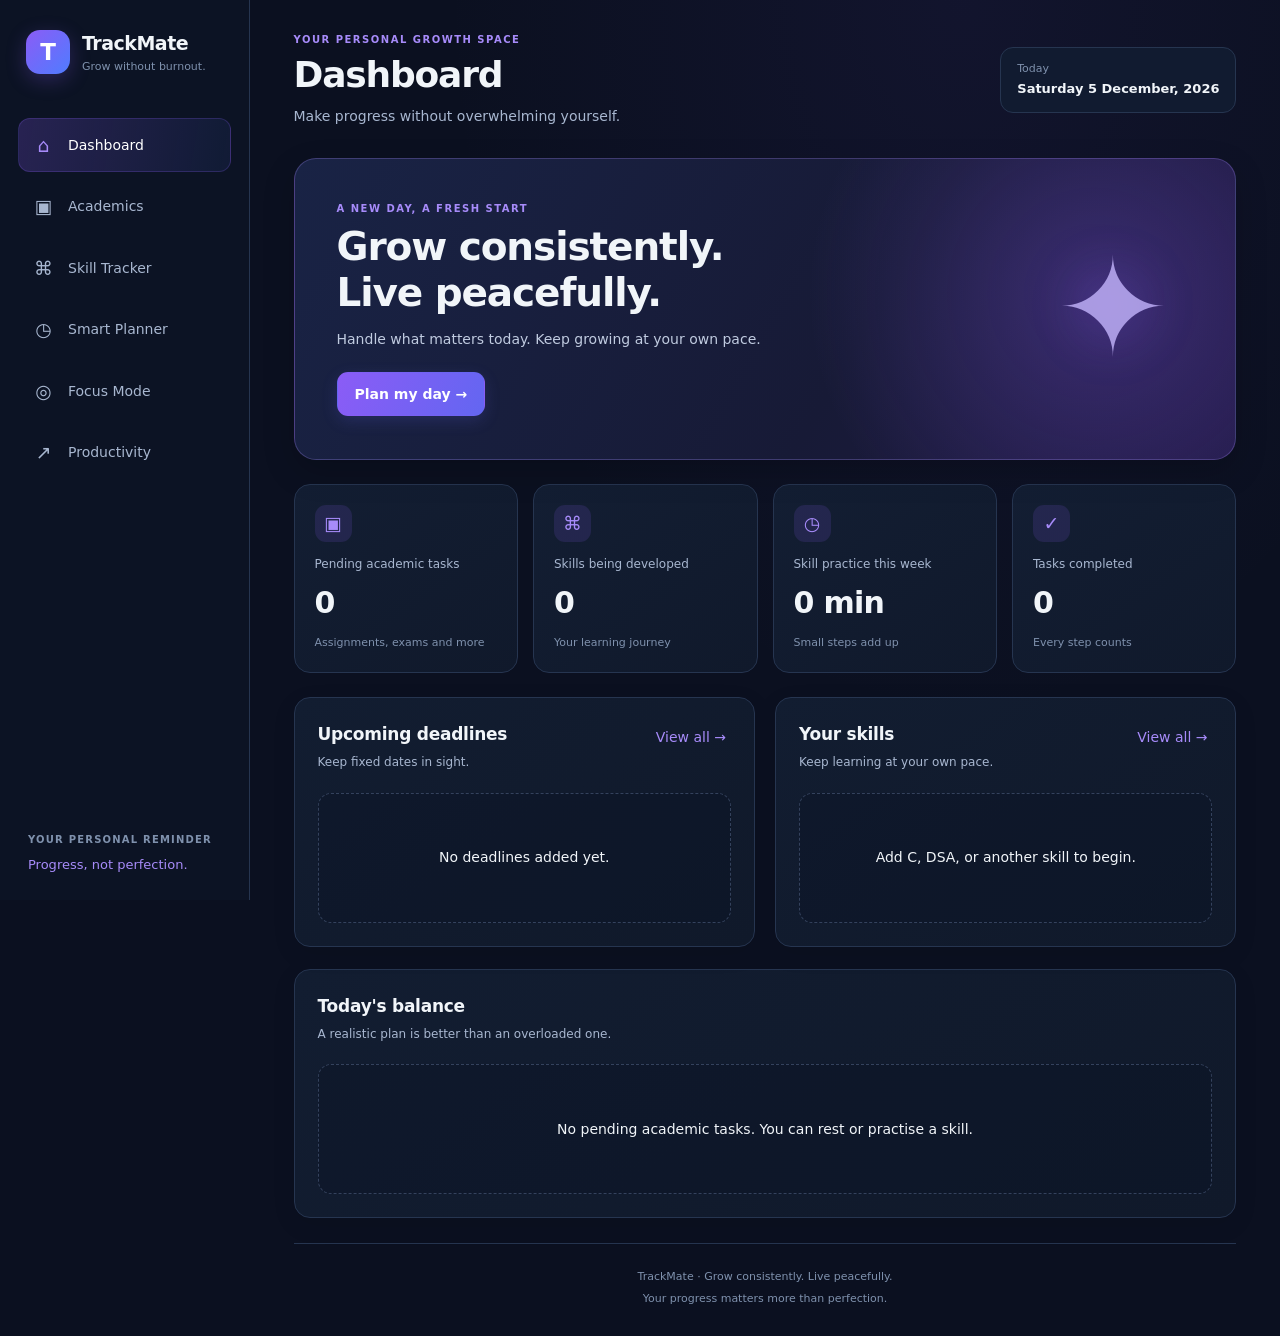
<file: index.html>
<!DOCTYPE html>
<html lang="en">
<head>
    <meta charset="UTF-8">
    <meta name="viewport" content="width=device-width, initial-scale=1.0">

    <meta name="theme-color" content="#0b1020">
    <meta name="description" content="TrackMate helps students balance academics, skill development, focus and rest.">

    <title>TrackMate | Grow Consistently, Live Peacefully</title>

    <link rel="stylesheet" href="style.css">
    <script src="script.js" defer></script>
</head>

<body>
    <div class="app-container">

        <!-- SIDEBAR -->
        <aside class="sidebar">
            <div class="brand">
                <div class="brand-icon">T</div>
                <div>
                    <h2>TrackMate</h2>
                    <p>Grow without burnout.</p>
                </div>
            </div>

            <nav class="navigation" aria-label="Main navigation">
                <button class="nav-item active" data-section="dashboard">
                    <span>⌂</span> Dashboard
                </button>

                <button class="nav-item" data-section="academics">
                    <span>▣</span> Academics
                </button>

                <button class="nav-item" data-section="skills">
                    <span>⌘</span> Skill Tracker
                </button>

                <button class="nav-item" data-section="planner">
                    <span>◷</span> Smart Planner
                </button>

                <button class="nav-item" data-section="focus">
                    <span>◎</span> Focus Mode
                </button>

                <button class="nav-item" data-section="analytics">
                    <span>↗</span> Productivity
                </button>
            </nav>

            <div class="sidebar-footer">
                <p>YOUR PERSONAL REMINDER</p>
                <p class="sidebar-quote">
                    Progress, not perfection.
                </p>
            </div>
        </aside>

        <!-- MAIN CONTENT -->
        <main class="main-content">

            <header class="topbar">
                <div>
                    <p class="eyebrow">YOUR PERSONAL GROWTH SPACE</p>
                    <h1 id="pageTitle">Dashboard</h1>
                    <p id="pageSubtitle">
                        Make progress without overwhelming yourself.
                    </p>
                </div>

                <div class="today-display">
                    <span>Today</span>
                    <strong id="currentDate">--</strong>
                </div>
            </header>

            <!-- DASHBOARD -->
            <section class="app-section active" id="dashboard">
                <div class="welcome-card">
                    <div>
                        <p class="eyebrow">A NEW DAY, A FRESH START</p>
                        <h2>Grow consistently.<br>Live peacefully.</h2>
                        <p>
                            Handle what matters today. Keep growing at
                            your own pace.
                        </p>
                        <button class="primary-button" data-go="planner">
                            Plan my day →
                        </button>
                    </div>
                    <div class="welcome-decoration" aria-hidden="true">
                        ✦
                    </div>
                </div>

                <div class="stats-grid">
                    <article class="stat-card">
                        <span class="stat-icon">▣</span>
                        <p>Pending academic tasks</p>
                        <h3 id="pendingCount">0</h3>
                        <span>Assignments, exams and more</span>
                    </article>

                    <article class="stat-card">
                        <span class="stat-icon">⌘</span>
                        <p>Skills being developed</p>
                        <h3 id="skillCount">0</h3>
                        <span>Your learning journey</span>
                    </article>

                    <article class="stat-card">
                        <span class="stat-icon">◷</span>
                        <p>Skill practice this week</p>
                        <h3 id="weeklySkillTime">0 min</h3>
                        <span>Small steps add up</span>
                    </article>

                    <article class="stat-card">
                        <span class="stat-icon">✓</span>
                        <p>Tasks completed</p>
                        <h3 id="completedCount">0</h3>
                        <span>Every step counts</span>
                    </article>
                </div>

                <div class="content-grid">
                    <article class="panel">
                        <div class="panel-heading">
                            <div>
                                <h2>Upcoming deadlines</h2>
                                <p>Keep fixed dates in sight.</p>
                            </div>
                            <button class="text-button" data-go="academics">
                                View all →
                            </button>
                        </div>
                        <div id="upcomingDeadlines" class="empty-state">
                            <span>✦</span>
                            <p>No deadlines added yet.</p>
                            <small>Add an assignment or exam to get started.</small>
                        </div>
                    </article>

                    <article class="panel">
                        <div class="panel-heading">
                            <div>
                                <h2>Your skills</h2>
                                <p>Keep learning at your own pace.</p>
                            </div>
                            <button class="text-button" data-go="skills">
                                View all →
                            </button>
                        </div>
                        <div id="dashboardSkills" class="empty-state">
                            <span>⌘</span>
                            <p>Your learning journey starts here.</p>
                            <small>Add C, DSA or any skill you want to learn.</small>
                        </div>
                    </article>
                </div>

                <article class="panel">
                    <div class="panel-heading">
                        <div>
                            <h2>Today's balance</h2>
                            <p>A realistic plan is better than an overloaded one.</p>
                        </div>
                    </div>

                    <div id="dashboardPlan" class="empty-state">
                        <p>Your day doesn't need to be perfect.</p>
                        <small>Tell TrackMate how much time you have.</small>
                        <button class="primary-button" data-go="planner">
                            Build today's plan
                        </button>
                    </div>
                </article>
            </section>

            <!-- ACADEMICS -->
            <section class="app-section" id="academics">
                <div class="section-intro">
                    <h2>Academic Tracker</h2>
                    <p>
                        Deadlines are fixed. Your plan can adapt around them.
                    </p>
                </div>

                <div class="content-grid">
                    <article class="panel">
                        <h2>Add academic work</h2>
                        <p class="panel-description">
                            Record the actual due date and estimated effort.
                        </p>

                        <form id="academicForm" class="app-form">
                            <label for="academicTitle">Task name</label>
                            <input
                                id="academicTitle"
                                name="title"
                                type="text"
                                placeholder="e.g. Physics assignment"
                                maxlength="120"
                                required
                            >

                            <label for="academicType">Type</label>
                            <select id="academicType" name="type" required>
                                <option value="assignment">Assignment</option>
                                <option value="exam">Exam</option>
                                <option value="quiz">Quiz</option>
                                <option value="project">Project</option>
                                <option value="other">Other</option>
                            </select>

                            <label for="academicSubject">Subject</label>
                            <input
                                id="academicSubject"
                                name="subject"
                                type="text"
                                placeholder="e.g. Mathematics"
                                maxlength="100"
                            >

                            <label for="academicDeadline">Fixed deadline</label>
                            <input
                                id="academicDeadline"
                                name="deadline"
                                type="date"
                                required
                            >

                            <label for="academicEffort">
                                Estimated work needed (minutes)
                            </label>
                            <input
                                id="academicEffort"
                                name="effort"
                                type="number"
                                min="5"
                                max="1440"
                                value="60"
                                required
                            >

                            <label for="academicPriority">Priority</label>
                            <select id="academicPriority" name="priority">
                                <option value="high">High</option>
                                <option value="medium" selected>Medium</option>
                                <option value="low">Low</option>
                            </select>

                            <button type="submit" class="primary-button">
                                + Add academic task
                            </button>
                        </form>
                    </article>

                    <article class="panel">
                        <div class="panel-heading">
                            <div>
                                <h2>Your academic schedule</h2>
                                <p>Sorted by urgency and date.</p>
                            </div>
                        </div>
                        <div id="academicTaskList" class="item-list">
                            <p class="empty-message">
                                Your academic tasks will appear here.
                            </p>
                        </div>
                    </article>
                </div>
            </section>

            <!-- SKILL TRACKER -->
            <section class="app-section" id="skills">
                <div class="section-intro">
                    <h2>Skill Growth Tracker</h2>
                    <p>
                        Build valuable skills alongside your academics,
                        one session at a time.
                    </p>
                </div>

                <div class="stats-grid">
                    <article class="stat-card">
                        <p>Active skills</p>
                        <h3 id="totalSkills">0</h3>
                    </article>
                    <article class="stat-card">
                        <p>Total practice time</p>
                        <h3 id="totalSkillTime">0 min</h3>
                    </article>
                    <article class="stat-card">
                        <p>Topics completed</p>
                        <h3 id="topicsCompleted">0</h3>
                    </article>
                    <article class="stat-card">
                        <p>Sessions logged</p>
                        <h3 id="totalSessions">0</h3>
                    </article>
                </div>

                <div class="content-grid">
                    <article class="panel">
                        <h2>Add a skill</h2>
                        <p class="panel-description">
                            Choose what you want to improve.
                        </p>

                        <form id="skillForm" class="app-form">
                            <label for="skillName">Skill name</label>
                            <input
                                id="skillName"
                                name="name"
                                type="text"
                                placeholder="e.g. C Programming"
                                maxlength="100"
                                required
                            >

                            <label for="skillCategory">Category</label>
                            <select id="skillCategory" name="category">
                                <option value="Programming">Programming</option>
                                <option value="DSA">DSA</option>
                                <option value="Web Development">Web Development</option>
                                <option value="Communication">Communication</option>
                                <option value="Academic">Academic</option>
                                <option value="Other">Other</option>
                            </select>

                            <label for="skillGoal">Weekly practice goal (minutes)</label>
                            <input
                                id="skillGoal"
                                name="goal"
                                type="number"
                                min="10"
                                max="10080"
                                value="120"
                                required
                            >

                            <label for="skillTarget">Target topics or milestones</label>
                            <input
                                id="skillTarget"
                                name="skillTarget"
                                type="text"
                                placeholder="e.g. loops, arrays, pointers"
                                maxlength="250"
                            >

                            <button type="submit" class="primary-button">
                                + Add skill
                            </button>
                        </form>
                    </article>

                    <article class="panel">
                        <div class="panel-heading">
                            <div>
                                <h2>Your learning journey</h2>
                                <p>Progress is more than a streak.</p>
                            </div>
                        </div>
                        <div id="skillList" class="item-list">
                            <p class="empty-message">
                                Add your first skill to begin tracking.
                            </p>
                        </div>
                    </article>
                </div>

                <article class="panel">
                    <h2>Log a practice session</h2>
                    <p class="panel-description">
                        Record time spent and what you learned.
                    </p>

                    <form id="sessionForm" class="app-form">
                        <label for="sessionSkill">Skill</label>
                        <select id="sessionSkill" name="skillId" required>
                            <option value="">Add a skill first</option>
                        </select>

                        <label for="sessionDate">Practice date</label>
                        <input
                            id="sessionDate"
                            name="date"
                            type="date"
                            required
                        >

                        <label for="sessionDuration">Duration (minutes)</label>
                        <input
                            id="sessionDuration"
                            name="duration"
                            type="number"
                            min="1"
                            max="1440"
                            value="25"
                            required
                        >

                        <label for="sessionTopic">Topic or activity completed</label>
                        <input
                            id="sessionTopic"
                            name="topic"
                            type="text"
                            placeholder="e.g. Solved 3 array problems"
                            maxlength="250"
                            required
                        >

                        <label for="sessionNotes">Notes (optional)</label>
                        <textarea
                            id="sessionNotes"
                            name="notes"
                            rows="3"
                            maxlength="1000"
                            placeholder="What did you understand or find difficult?"
                        ></textarea>

                        <button type="submit" class="primary-button">
                            Save practice session
                        </button>
                    </form>

                    <div id="sessionHistory" class="item-list">
                        <p class="empty-message">
                            Your practice history will appear here.
                        </p>
                    </div>
                </article>
            </section>

            <!-- SMART PLANNER -->
            <section class="app-section" id="planner">
                <div class="section-intro">
                    <h2>Adaptive Daily Planner</h2>
                    <p>
                        Your schedule should fit your life—not the other way around.
                    </p>
                </div>

                <article class="panel">
                    <form id="plannerForm" class="app-form">
                        <label for="availableMinutes">
                            How much time can you realistically spare today?
                        </label>
                        <select id="availableMinutes" name="availableMinutes">
                            <option value="30">30 minutes</option>
                            <option value="60">1 hour</option>
                            <option value="120" selected>2 hours</option>
                            <option value="180">3 hours</option>
                            <option value="240">4 hours</option>
                            <option value="360">6 hours</option>
                        </select>

                        <label for="energyLevel">How is your energy today?</label>
                        <select id="energyLevel" name="energy">
                            <option value="low">Low — keep it light</option>
                            <option value="medium" selected>
                                Moderate — a balanced day
                            </option>
                            <option value="high">High — I have more capacity</option>
                        </select>

                        <label for="plannerPreference">Today's preference</label>
                        <select id="plannerPreference" name="preference">
                            <option value="balanced">Balance everything</option>
                            <option value="academics">Prioritize academics</option>
                            <option value="skills">Include skill practice if possible</option>
                        </select>

                        <button type="submit" class="primary-button">
                            Generate realistic plan
                        </button>
                    </form>
                </article>

                <article class="panel">
                    <h2>Your suggested plan</h2>
                    <div id="plannerResult" class="empty-state">
                        <p>Your plan will appear here.</p>
                    </div>
                </article>
            </section>

            <!-- FOCUS MODE -->
            <section class="app-section" id="focus">
                <div class="section-intro">
                    <h2>Focus Mode</h2>
                    <p>Work on one thing at a time. Breaks are productive too.</p>
                </div>

                <article class="panel focus-panel">
                    <label for="focusTask">What are you focusing on?</label>
                    <input
                        id="focusTask"
                        type="text"
                        placeholder="e.g. Practice C loops"
                        maxlength="120"
                    >

                    <label for="focusDuration">Session duration</label>
                    <select id="focusDuration">
                        <option value="15">15 minutes</option>
                        <option value="25" selected>25 minutes</option>
                        <option value="45">45 minutes</option>
                        <option value="60">60 minutes</option>
                    </select>

                    <div id="focusTimer" class="focus-timer" role="timer"
                         aria-live="off">
                        25:00
                    </div>

                    <p id="focusStatus" role="status">
                        Ready when you are.
                    </p>

                    <div class="button-row">
                        <button id="startFocus" class="primary-button"
                                type="button">Start</button>
                        <button id="pauseFocus" class="secondary-button"
                                type="button">Pause</button>
                        <button id="resetFocus" class="secondary-button"
                                type="button">Reset</button>
                    </div>
                </article>
            </section>

            <!-- PRODUCTIVITY ANALYTICS -->
            <section class="app-section" id="analytics">
                <div class="section-intro">
                    <h2>Productivity Insights</h2>
                    <p>
                        Understand your habits without judging yourself.
                    </p>
                </div>

                <div class="stats-grid">
                    <article class="stat-card">
                        <p>Tasks completed</p>
                        <h3 id="analyticsCompleted">0</h3>
                    </article>
                    <article class="stat-card">
                        <p>Tasks remaining</p>
                        <h3 id="analyticsPending">0</h3>
                    </article>
                    <article class="stat-card">
                        <p>Skill practice this week</p>
                        <h3 id="analyticsSkillTime">0 min</h3>
                    </article>
                    <article class="stat-card">
                        <p>Focus sessions completed</p>
                        <h3 id="analyticsFocusSessions">0</h3>
                    </article>
                </div>

                <article class="panel">
                    <h2>Academic workload</h2>
                    <div id="workloadAnalysis" class="empty-state">
                        Add academic tasks to see your workload.
                    </div>
                </article>

                <article class="panel">
                    <h2>Skill development summary</h2>
                    <div id="skillAnalysis" class="empty-state">
                        Log practice sessions to see your learning trends.
                    </div>
                </article>
            </section>

            <footer class="app-footer">
                <p>TrackMate · Grow consistently. Live peacefully.</p>
                <p>Your progress matters more than perfection.</p>
            </footer>

        </main>
    </div>
</body>
</html>
</file>
<file: style.css>
/* =========================================
   TRACKMATE — COMPLETE DARK UI
   Grow consistently. Live peacefully.
========================================= */

:root {
    color-scheme: dark;

    --bg: #0b1020;
    --bg-soft: #0f172a;
    --sidebar: #0d1425;
    --panel: #111b30;
    --panel-hover: #17243b;
    --input-bg: #0b1325;

    --border: #263550;
    --border-light: #344563;

    --text: #f1f5f9;
    --text-secondary: #a8b7d0;
    --muted: #7f91ad;

    --primary: #8b5cf6;
    --primary-light: #a78bfa;
    --blue: #60a5fa;
    --green: #34d399;
    --yellow: #fbbf24;
    --red: #fb7185;

    --radius-sm: 10px;
    --radius-md: 16px;
    --radius-lg: 22px;

    --shadow: 0 12px 32px rgba(0, 0, 0, 0.18);
    --transition: 180ms ease;
}

/* RESET */

* {
    box-sizing: border-box;
    margin: 0;
    padding: 0;
}

html {
    scroll-behavior: smooth;
    scroll-padding-top: 24px;
}

body {
    min-height: 100vh;
    background:
        radial-gradient(
            ellipse at 75% 0%,
            rgba(91, 63, 181, 0.09),
            transparent 38%
        ),
        var(--bg);
    color: var(--text);
    font-family:
        Inter, ui-sans-serif, system-ui, -apple-system,
        BlinkMacSystemFont, "Segoe UI", sans-serif;
    font-size: 14px;
    line-height: 1.6;
    -webkit-font-smoothing: antialiased;
}

button,
input,
select,
textarea {
    font: inherit;
}

button {
    color: inherit;
}

button:focus-visible,
input:focus-visible,
select:focus-visible,
textarea:focus-visible {
    outline: 2px solid var(--primary-light);
    outline-offset: 3px;
}

button:disabled {
    cursor: not-allowed;
    opacity: 0.5;
}

a {
    color: var(--primary-light);
    text-decoration: none;
}

::selection {
    color: white;
    background: #7045d8;
}

/* APP LAYOUT */

.app-container {
    display: grid;
    grid-template-columns: 250px minmax(0, 1fr);
    min-height: 100vh;
}

.sidebar {
    position: sticky;
    top: 0;
    display: flex;
    flex-direction: column;
    width: 250px;
    height: 100vh;
    padding: 28px 18px 20px;
    overflow-y: auto;
    background: rgba(13, 20, 37, 0.96);
    border-right: 1px solid var(--border);
}

.brand {
    display: flex;
    align-items: center;
    gap: 12px;
    padding: 0 8px;
    margin-bottom: 42px;
}

.brand-icon {
    display: grid;
    flex-shrink: 0;
    place-items: center;
    width: 44px;
    height: 44px;
    border-radius: 14px;
    color: white;
    font-size: 23px;
    font-weight: 800;
    background: linear-gradient(135deg, #8b5cf6, #4f7cff);
    box-shadow: 0 6px 20px rgba(139, 92, 246, 0.25);
}

.brand h2 {
    font-size: 19px;
    letter-spacing: -0.5px;
}

.brand p {
    color: var(--muted);
    font-size: 11px;
}

.navigation {
    display: flex;
    flex-direction: column;
    gap: 7px;
}

.nav-item {
    display: flex;
    align-items: center;
    gap: 13px;
    width: 100%;
    min-height: 46px;
    padding: 11px 13px;
    border: 1px solid transparent;
    border-radius: 12px;
    background: transparent;
    color: var(--text-secondary);
    text-align: left;
    cursor: pointer;
    transition:
        background var(--transition),
        color var(--transition),
        border-color var(--transition);
}

.nav-item span {
    display: inline-grid;
    place-items: center;
    width: 23px;
    font-size: 19px;
}

.nav-item:hover {
    color: white;
    background: var(--panel-hover);
}

.nav-item.active {
    color: white;
    border-color: rgba(139, 92, 246, 0.22);
    background: linear-gradient(
        100deg,
        rgba(139, 92, 246, 0.22),
        rgba(79, 124, 255, 0.08)
    );
}

.nav-item.active span {
    color: var(--primary-light);
}

.sidebar-footer {
    margin-top: auto;
    padding: 24px 10px 4px;
}

.sidebar-footer p:first-child {
    color: var(--muted);
    font-size: 10px;
    font-weight: 700;
    letter-spacing: 1.2px;
}

.sidebar-quote {
    margin-top: 7px;
    color: var(--primary-light);
    font-size: 13px;
}

/* MAIN AREA */

.main-content {
    width: 100%;
    min-width: 0;
    max-width: 1600px;
    padding: 32px clamp(18px, 3.4vw, 48px) 24px;
    margin: 0 auto;
}

.topbar {
    display: flex;
    align-items: center;
    justify-content: space-between;
    gap: 20px;
    margin-bottom: 30px;
}

.eyebrow {
    margin-bottom: 5px;
    color: var(--primary-light);
    font-size: 10px;
    font-weight: 800;
    letter-spacing: 1.5px;
}

.topbar h1 {
    font-size: clamp(27px, 3vw, 36px);
    font-weight: 750;
    letter-spacing: -1.2px;
    line-height: 1.2;
}

.topbar > div:first-child > p:last-child {
    margin-top: 9px;
    color: var(--text-secondary);
}

.today-display {
    flex-shrink: 0;
    padding: 12px 16px;
    border: 1px solid var(--border);
    border-radius: 13px;
    background: var(--panel);
}

.today-display span,
.today-display strong {
    display: block;
}

.today-display span {
    color: var(--muted);
    font-size: 11px;
}

.today-display strong {
    margin-top: 2px;
    font-size: 13px;
}

/* SECTION NAVIGATION */

.app-section {
    display: none;
    animation: sectionEnter 220ms ease both;
}

.app-section.active {
    display: block;
}

@keyframes sectionEnter {
    from {
        opacity: 0;
        transform: translateY(5px);
    }

    to {
        opacity: 1;
        transform: translateY(0);
    }
}

.section-intro {
    margin-bottom: 23px;
}

.section-intro h2 {
    font-size: 25px;
    letter-spacing: -0.6px;
}

.section-intro p {
    margin-top: 6px;
    color: var(--text-secondary);
}

/* WELCOME CARD */

.welcome-card {
    position: relative;
    display: flex;
    align-items: center;
    justify-content: space-between;
    min-height: 230px;
    padding: clamp(24px, 4vw, 42px);
    margin-bottom: 24px;
    overflow: hidden;
    border: 1px solid rgba(167, 139, 250, 0.28);
    border-radius: var(--radius-lg);
    background:
        radial-gradient(
            circle at 85% 45%,
            rgba(139, 92, 246, 0.28),
            transparent 35%
        ),
        linear-gradient(120deg, #192345, #171a36 60%, #211a46);
    box-shadow: var(--shadow);
}

.welcome-card > div:first-child {
    position: relative;
    z-index: 1;
    max-width: 520px;
}

.welcome-card h2 {
    margin: 7px 0 12px;
    font-size: clamp(27px, 3.5vw, 39px);
    line-height: 1.18;
    letter-spacing: -1.1px;
}

.welcome-card > div > p:not(.eyebrow) {
    max-width: 430px;
    margin-bottom: 22px;
    color: #c0cbe0;
}

.welcome-decoration {
    padding-right: 24px;
    color: rgba(196, 181, 253, 0.8);
    font-size: clamp(75px, 11vw, 135px);
    text-shadow: 0 0 55px rgba(139, 92, 246, 0.3);
}

/* BUTTONS */

.primary-button,
.secondary-button {
    display: inline-flex;
    align-items: center;
    justify-content: center;
    gap: 8px;
    min-height: 43px;
    padding: 10px 17px;
    border: 1px solid transparent;
    border-radius: 11px;
    font-weight: 650;
    cursor: pointer;
    transition:
        transform var(--transition),
        box-shadow var(--transition),
        background var(--transition);
}

.primary-button {
    color: #fff;
    background: linear-gradient(115deg, #8b5cf6, #6366f1);
    box-shadow: 0 5px 16px rgba(99, 102, 241, 0.18);
}

.primary-button:hover {
    transform: translateY(-1px);
    box-shadow: 0 8px 23px rgba(99, 102, 241, 0.3);
}

.secondary-button {
    border-color: var(--border-light);
    background: var(--panel-hover);
    color: var(--text);
}

.secondary-button:hover {
    border-color: var(--primary);
    background: #202c47;
}

.text-button {
    padding: 5px;
    border: 0;
    background: transparent;
    color: var(--primary-light);
    cursor: pointer;
}

.text-button:hover {
    color: white;
}

/* STATS */

.stats-grid {
    display: grid;
    grid-template-columns: repeat(4, minmax(0, 1fr));
    gap: 15px;
    margin-bottom: 24px;
}

.stat-card {
    min-width: 0;
    padding: 20px;
    border: 1px solid var(--border);
    border-radius: var(--radius-md);
    background: linear-gradient(145deg, #131e33, #10192b);
    transition:
        transform var(--transition),
        border-color var(--transition);
}

.stat-card:hover {
    transform: translateY(-2px);
    border-color: var(--border-light);
}

.stat-icon {
    display: inline-grid;
    place-items: center;
    width: 37px;
    height: 37px;
    margin-bottom: 13px;
    border-radius: 11px;
    background: rgba(139, 92, 246, 0.14);
    color: var(--primary-light);
    font-size: 19px;
}

.stat-card > p {
    color: var(--text-secondary);
    font-size: 12px;
}

.stat-card h3 {
    margin: 5px 0 3px;
    font-size: clamp(22px, 2.5vw, 30px);
    letter-spacing: -0.7px;
    overflow-wrap: anywhere;
}

.stat-card > span:last-child {
    color: var(--muted);
    font-size: 11px;
}

/* CONTENT GRID AND PANELS */

.content-grid {
    display: grid;
    grid-template-columns: repeat(2, minmax(0, 1fr));
    gap: 20px;
    margin-bottom: 22px;
}

.panel {
    min-width: 0;
    padding: 23px;
    margin-bottom: 22px;
    border: 1px solid var(--border);
    border-radius: var(--radius-md);
    background: linear-gradient(145deg, #121d31, #10192a);
    box-shadow: 0 7px 24px rgba(0, 0, 0, 0.08);
}

.content-grid .panel {
    margin-bottom: 0;
}

.panel h2 {
    font-size: 17px;
    letter-spacing: -0.25px;
}

.panel-description,
.panel-heading p {
    margin-top: 5px;
    color: var(--text-secondary);
    font-size: 12px;
}

.panel-heading {
    display: flex;
    align-items: flex-start;
    justify-content: space-between;
    gap: 14px;
    margin-bottom: 20px;
}

.panel-heading > * {
    min-width: 0;
}

/* EMPTY STATES */

.empty-state {
    display: flex;
    flex-direction: column;
    align-items: center;
    justify-content: center;
    min-height: 130px;
    padding: 22px 12px;
    border: 1px dashed #34425d;
    border-radius: 13px;
    background: rgba(11, 19, 37, 0.38);
    text-align: center;
}

.empty-state > span {
    margin-bottom: 8px;
    color: var(--primary-light);
    font-size: 27px;
}

.empty-state > p {
    color: var(--text);
}

.empty-state small {
    margin-top: 5px;
    color: var(--muted);
}

.empty-state .primary-button {
    margin-top: 15px;
}

.empty-message {
    padding: 18px 10px;
    color: var(--muted);
    text-align: center;
    font-size: 13px;
}

/* FORMS */

.app-form {
    display: flex;
    flex-direction: column;
    gap: 10px;
    margin-top: 20px;
}

.app-form label,
.focus-panel > label {
    margin-top: 5px;
    color: #d6dfef;
    font-size: 12px;
    font-weight: 600;
}

input:not([type="checkbox"]):not([type="radio"]),
select,
textarea {
    width: 100%;
    min-width: 0;
    min-height: 44px;
    padding: 11px 13px;
    border: 1px solid var(--border-light);
    border-radius: var(--radius-sm);
    outline: none;
    background-color: var(--input-bg);
    color: var(--text);
    transition:
        border-color var(--transition),
        box-shadow var(--transition);
}

input::placeholder,
textarea::placeholder {
    color: #71819d;
    opacity: 1;
}

input:not([type="checkbox"]):not([type="radio"]):hover,
select:hover,
textarea:hover {
    border-color: #506283;
}

input:not([type="checkbox"]):not([type="radio"]):focus,
select:focus,
textarea:focus {
    border-color: var(--primary);
    box-shadow: 0 0 0 3px rgba(139, 92, 246, 0.12);
}

input[type="date"] {
    color-scheme: dark;
    cursor: pointer;
}

input[type="date"]::-webkit-calendar-picker-indicator {
    cursor: pointer;
    opacity: 0.85;
}

select {
    cursor: pointer;
}

select option {
    background: #111b30;
    color: var(--text);
}

textarea {
    resize: vertical;
    min-height: 85px;
}

.app-form > button {
    width: 100%;
    margin-top: 10px;
}

/* SMALL CHECKBOXES AND RADIOS */

input[type="checkbox"],
input[type="radio"] {
    width: 16px;
    height: 16px;
    min-width: 16px;
    min-height: 16px;
    margin: 0 8px 0 0;
    padding: 0;
    accent-color: var(--primary);
    cursor: pointer;
    vertical-align: middle;
}

input[type="checkbox"]:focus-visible,
input[type="radio"]:focus-visible {
    outline: 2px solid var(--primary-light);
    outline-offset: 2px;
}

/* TASKS, SKILLS AND HISTORY ITEMS */

.item-list {
    display: flex;
    flex-direction: column;
    gap: 12px;
    min-width: 0;
    margin-top: 18px;
}

.task-item,
.skill-card,
.history-item,
.deadline-item,
.plan-item {
    min-width: 0;
    padding: 16px;
    border: 1px solid var(--border);
    border-radius: 13px;
    background: rgba(11, 19, 37, 0.55);
    overflow-wrap: anywhere;
}

.task-item:hover,
.skill-card:hover,
.history-item:hover,
.deadline-item:hover {
    border-color: #405273;
}

.task-item h3,
.skill-card h3,
.history-item h3,
.deadline-item h3,
.plan-item h3 {
    font-size: 14px;
    font-weight: 650;
}

.task-item p,
.skill-card p,
.history-item p,
.deadline-item p,
.plan-item p {
    margin-top: 5px;
    color: var(--text-secondary);
    font-size: 12px;
}

.task-item.completed {
    opacity: 0.65;
}

.task-item.completed h3,
.task-item.completed .task-title {
    text-decoration: line-through;
}

.task-label {
    display: flex;
    align-items: flex-start;
    gap: 8px;
}

.task-label input[type="checkbox"] {
    flex-shrink: 0;
    margin-top: 3px;
}

.item-actions,
.button-row {
    display: flex;
    flex-wrap: wrap;
    align-items: center;
    gap: 9px;
    margin-top: 14px;
}

.item-actions button {
    padding: 6px 10px;
    border: 1px solid var(--border-light);
    border-radius: 8px;
    background: var(--panel-hover);
    color: var(--text-secondary);
    font-size: 12px;
    cursor: pointer;
}

.item-actions button:hover {
    color: white;
    border-color: var(--primary);
}

.item-actions .delete-button {
    color: #fda4af;
}

.skill-progress {
    width: 100%;
    height: 7px;
    margin: 13px 0 6px;
    overflow: hidden;
    border-radius: 99px;
    background: #263550;
}

.skill-progress-bar {
    height: 100%;
    border-radius: inherit;
    background: linear-gradient(90deg, #8b5cf6, #60a5fa);
    transition: width 300ms ease;
}

.skill-meta {
    display: flex;
    flex-wrap: wrap;
    justify-content: space-between;
    gap: 6px;
    color: var(--muted);
    font-size: 11px;
}

/* STATUS LABELS */

.badge,
.status-badge {
    display: inline-flex;
    align-items: center;
    width: fit-content;
    max-width: 100%;
    padding: 4px 9px;
    border: 1px solid var(--border);
    border-radius: 99px;
    background: var(--panel-hover);
    color: var(--text-secondary);
    font-size: 10px;
    font-weight: 700;
    overflow-wrap: anywhere;
}

.badge-high,
.status-overdue {
    border-color: rgba(251, 113, 133, 0.3);
    background: rgba(251, 113, 133, 0.1);
    color: #fda4af;
}

.badge-medium,
.status-today {
    border-color: rgba(251, 191, 36, 0.3);
    background: rgba(251, 191, 36, 0.1);
    color: #fcd34d;
}

.badge-low,
.status-complete {
    border-color: rgba(52, 211, 153, 0.25);
    background: rgba(52, 211, 153, 0.1);
    color: #6ee7b7;
}

/* DEADLINE ALERTS */

.deadline-alert {
    padding: 13px 15px;
    margin: 10px 0;
    border: 1px solid rgba(139, 92, 246, 0.35);
    border-radius: 12px;
    background: rgba(139, 92, 246, 0.1);
    color: #ddd2ff;
    font-size: 13px;
}

.deadline-alert.overdue {
    border-color: rgba(251, 113, 133, 0.4);
    background: rgba(251, 113, 133, 0.08);
    color: #fda4af;
}

/* PLANNER */

.plan-item {
    display: flex;
    align-items: flex-start;
    gap: 13px;
    margin-top: 11px;
}

.plan-item-time {
    flex-shrink: 0;
    min-width: 60px;
    color: var(--primary-light);
    font-size: 12px;
    font-weight: 700;
}

.plan-item-content {
    min-width: 0;
    flex: 1;
}

.plan-note {
    padding: 13px;
    margin-top: 15px;
    border-radius: 11px;
    background: rgba(52, 211, 153, 0.07);
    color: #a7f3d0;
    font-size: 12px;
}

/* FOCUS MODE */

.focus-panel {
    max-width: 620px;
    margin-right: auto;
    margin-left: auto;
    padding: clamp(22px, 5vw, 40px);
    text-align: center;
}

.focus-panel > label {
    display: block;
    margin-bottom: 8px;
    text-align: left;
}

.focus-panel > input,
.focus-panel > select {
    margin-bottom: 18px;
    text-align: left;
}

.focus-timer {
    margin: 24px 0 8px;
    color: #c4b5fd;
    font-size: clamp(55px, 10vw, 82px);
    font-weight: 750;
    font-variant-numeric: tabular-nums;
    letter-spacing: -3px;
    line-height: 1.2;
}

#focusStatus {
    min-height: 25px;
    color: var(--text-secondary);
}

.focus-panel .button-row {
    justify-content: center;
}

/* ANALYTICS */

.analysis-row {
    padding: 14px 0;
    border-bottom: 1px solid var(--border);
}

.analysis-row:last-child {
    border-bottom: 0;
}

.analysis-row h3 {
    font-size: 13px;
}

.analysis-row p {
    margin-top: 4px;
    color: var(--text-secondary);
    font-size: 12px;
}

/* FOOTER */

.app-footer {
    padding: 24px 5px 5px;
    margin-top: 25px;
    border-top: 1px solid var(--border);
    text-align: center;
}

.app-footer p {
    color: var(--muted);
    font-size: 11px;
}

.app-footer p + p {
    margin-top: 4px;
}

/* SCROLLBARS */

* {
    scrollbar-width: thin;
    scrollbar-color: #344563 #0b1020;
}

::-webkit-scrollbar {
    width: 8px;
    height: 8px;
}

::-webkit-scrollbar-track {
    background: #0b1020;
}

::-webkit-scrollbar-thumb {
    border: 2px solid #0b1020;
    border-radius: 99px;
    background: #344563;
}

/* TABLETS */

@media (max-width: 1100px) {
    .app-container {
        grid-template-columns: 215px minmax(0, 1fr);
    }

    .sidebar {
        width: 215px;
        padding-right: 13px;
        padding-left: 13px;
    }

    .stats-grid {
        grid-template-columns: repeat(2, minmax(0, 1fr));
    }

    .content-grid {
        gap: 15px;
    }

    .panel {
        padding: 19px;
    }
}

/* MOBILE */

@media (max-width: 760px) {
    .app-container {
        display: flex;
        flex-direction: column;
    }

    .sidebar {
        position: relative;
        top: auto;
        z-index: 5;
        width: 100%;
        height: auto;
        padding: 15px 16px 12px;
        overflow: visible;
        border-right: 0;
        border-bottom: 1px solid var(--border);
    }

    .brand {
        margin-bottom: 15px;
    }

    .brand-icon {
        width: 38px;
        height: 38px;
        border-radius: 12px;
        font-size: 20px;
    }

    .brand h2 {
        font-size: 17px;
    }

    .navigation {
        flex-direction: row;
        gap: 8px;
        padding-bottom: 5px;
        overflow-x: auto;
        scrollbar-width: thin;
    }

    .nav-item {
        flex: 0 0 auto;
        width: auto;
        min-height: 40px;
        padding: 9px 12px;
        font-size: 12px;
        white-space: nowrap;
    }

    .nav-item span {
        width: auto;
        font-size: 16px;
    }

    .sidebar-footer {
        display: none;
    }

    .main-content {
        padding: 23px 16px;
    }

    .topbar {
        align-items: flex-start;
        margin-bottom: 22px;
    }

    .topbar h1 {
        font-size: 28px;
    }

    .today-display {
        padding: 9px 11px;
    }

    .welcome-card {
        min-height: 210px;
        padding: 24px;
    }

    .welcome-decoration {
        padding-right: 0;
        font-size: 68px;
        opacity: 0.65;
    }

    .content-grid {
        grid-template-columns: 1fr;
    }

    .content-grid .panel {
        margin-bottom: 0;
    }

    .stats-grid {
        gap: 11px;
    }

    .stat-card {
        padding: 15px;
    }

    .panel {
        padding: 19px;
    }
}

/* SMALL PHONES */

@media (max-width: 430px) {
    .main-content {
        padding-right: 12px;
        padding-left: 12px;
    }

    .topbar {
        flex-direction: column;
        gap: 12px;
    }

    .today-display {
        align-self: flex-start;
    }

    .welcome-card {
        padding: 21px 18px;
    }

    .welcome-decoration {
        position: absolute;
        right: 6px;
        bottom: 12px;
        font-size: 56px;
        opacity: 0.3;
    }

    .stats-grid {
        gap: 9px;
    }

    .stat-card {
        padding: 13px 11px;
    }

    .stat-card h3 {
        font-size: 23px;
    }

    .stat-card > p {
        font-size: 11px;
    }

    .panel {
        padding: 16px;
    }

    .panel-heading {
        gap: 8px;
    }

    .panel-heading h2 {
        font-size: 15px;
    }

    .plan-item {
        gap: 9px;
        padding: 12px;
    }

    .plan-item-time {
        min-width: 48px;
        font-size: 11px;
    }

    .button-row > button {
        flex: 1;
    }
}

/* REDUCED MOTION ACCESSIBILITY */

@media (prefers-reduced-motion: reduce) {
    *,
    *::before,
    *::after {
        scroll-behavior: auto !important;
        animation-duration: 0.01ms !important;
        animation-iteration-count: 1 !important;
        transition-duration: 0.01ms !important;
    }
}
</file>
<file: trackmate/style.css>
/* =========================================
   TRACKMATE — COMPLETE DARK UI
   Grow consistently. Live peacefully.
========================================= */

:root {
    color-scheme: dark;

    --bg: #0b1020;
    --bg-soft: #0f172a;
    --sidebar: #0d1425;
    --panel: #111b30;
    --panel-hover: #17243b;
    --input-bg: #0b1325;

    --border: #263550;
    --border-light: #344563;

    --text: #f1f5f9;
    --text-secondary: #a8b7d0;
    --muted: #7f91ad;

    --primary: #8b5cf6;
    --primary-light: #a78bfa;
    --blue: #60a5fa;
    --green: #34d399;
    --yellow: #fbbf24;
    --red: #fb7185;

    --radius-sm: 10px;
    --radius-md: 16px;
    --radius-lg: 22px;

    --shadow: 0 12px 32px rgba(0, 0, 0, 0.18);
    --transition: 180ms ease;
}

/* RESET */

* {
    box-sizing: border-box;
    margin: 0;
    padding: 0;
}

html {
    scroll-behavior: smooth;
    scroll-padding-top: 24px;
}

body {
    min-height: 100vh;
    background:
        radial-gradient(
            ellipse at 75% 0%,
            rgba(91, 63, 181, 0.09),
            transparent 38%
        ),
        var(--bg);
    color: var(--text);
    font-family:
        Inter, ui-sans-serif, system-ui, -apple-system,
        BlinkMacSystemFont, "Segoe UI", sans-serif;
    font-size: 14px;
    line-height: 1.6;
    -webkit-font-smoothing: antialiased;
}

button,
input,
select,
textarea {
    font: inherit;
}

button {
    color: inherit;
}

button:focus-visible,
input:focus-visible,
select:focus-visible,
textarea:focus-visible {
    outline: 2px solid var(--primary-light);
    outline-offset: 3px;
}

button:disabled {
    cursor: not-allowed;
    opacity: 0.5;
}

a {
    color: var(--primary-light);
    text-decoration: none;
}

::selection {
    color: white;
    background: #7045d8;
}

/* APP LAYOUT */

.app-container {
    display: grid;
    grid-template-columns: 250px minmax(0, 1fr);
    min-height: 100vh;
}

.sidebar {
    position: sticky;
    top: 0;
    display: flex;
    flex-direction: column;
    width: 250px;
    height: 100vh;
    padding: 28px 18px 20px;
    overflow-y: auto;
    background: rgba(13, 20, 37, 0.96);
    border-right: 1px solid var(--border);
}

.brand {
    display: flex;
    align-items: center;
    gap: 12px;
    padding: 0 8px;
    margin-bottom: 42px;
}

.brand-icon {
    display: grid;
    flex-shrink: 0;
    place-items: center;
    width: 44px;
    height: 44px;
    border-radius: 14px;
    color: white;
    font-size: 23px;
    font-weight: 800;
    background: linear-gradient(135deg, #8b5cf6, #4f7cff);
    box-shadow: 0 6px 20px rgba(139, 92, 246, 0.25);
}

.brand h2 {
    font-size: 19px;
    letter-spacing: -0.5px;
}

.brand p {
    color: var(--muted);
    font-size: 11px;
}

.navigation {
    display: flex;
    flex-direction: column;
    gap: 7px;
}

.nav-item {
    display: flex;
    align-items: center;
    gap: 13px;
    width: 100%;
    min-height: 46px;
    padding: 11px 13px;
    border: 1px solid transparent;
    border-radius: 12px;
    background: transparent;
    color: var(--text-secondary);
    text-align: left;
    cursor: pointer;
    transition:
        background var(--transition),
        color var(--transition),
        border-color var(--transition);
}

.nav-item span {
    display: inline-grid;
    place-items: center;
    width: 23px;
    font-size: 19px;
}

.nav-item:hover {
    color: white;
    background: var(--panel-hover);
}

.nav-item.active {
    color: white;
    border-color: rgba(139, 92, 246, 0.22);
    background: linear-gradient(
        100deg,
        rgba(139, 92, 246, 0.22),
        rgba(79, 124, 255, 0.08)
    );
}

.nav-item.active span {
    color: var(--primary-light);
}

.sidebar-footer {
    margin-top: auto;
    padding: 24px 10px 4px;
}

.sidebar-footer p:first-child {
    color: var(--muted);
    font-size: 10px;
    font-weight: 700;
    letter-spacing: 1.2px;
}

.sidebar-quote {
    margin-top: 7px;
    color: var(--primary-light);
    font-size: 13px;
}

/* MAIN AREA */

.main-content {
    width: 100%;
    min-width: 0;
    max-width: 1600px;
    padding: 32px clamp(18px, 3.4vw, 48px) 24px;
    margin: 0 auto;
}

.topbar {
    display: flex;
    align-items: center;
    justify-content: space-between;
    gap: 20px;
    margin-bottom: 30px;
}

.eyebrow {
    margin-bottom: 5px;
    color: var(--primary-light);
    font-size: 10px;
    font-weight: 800;
    letter-spacing: 1.5px;
}

.topbar h1 {
    font-size: clamp(27px, 3vw, 36px);
    font-weight: 750;
    letter-spacing: -1.2px;
    line-height: 1.2;
}

.topbar > div:first-child > p:last-child {
    margin-top: 9px;
    color: var(--text-secondary);
}

.today-display {
    flex-shrink: 0;
    padding: 12px 16px;
    border: 1px solid var(--border);
    border-radius: 13px;
    background: var(--panel);
}

.today-display span,
.today-display strong {
    display: block;
}

.today-display span {
    color: var(--muted);
    font-size: 11px;
}

.today-display strong {
    margin-top: 2px;
    font-size: 13px;
}

/* SECTION NAVIGATION */

.app-section {
    display: none;
    animation: sectionEnter 220ms ease both;
}

.app-section.active {
    display: block;
}

@keyframes sectionEnter {
    from {
        opacity: 0;
        transform: translateY(5px);
    }

    to {
        opacity: 1;
        transform: translateY(0);
    }
}

.section-intro {
    margin-bottom: 23px;
}

.section-intro h2 {
    font-size: 25px;
    letter-spacing: -0.6px;
}

.section-intro p {
    margin-top: 6px;
    color: var(--text-secondary);
}

/* WELCOME CARD */

.welcome-card {
    position: relative;
    display: flex;
    align-items: center;
    justify-content: space-between;
    min-height: 230px;
    padding: clamp(24px, 4vw, 42px);
    margin-bottom: 24px;
    overflow: hidden;
    border: 1px solid rgba(167, 139, 250, 0.28);
    border-radius: var(--radius-lg);
    background:
        radial-gradient(
            circle at 85% 45%,
            rgba(139, 92, 246, 0.28),
            transparent 35%
        ),
        linear-gradient(120deg, #192345, #171a36 60%, #211a46);
    box-shadow: var(--shadow);
}

.welcome-card > div:first-child {
    position: relative;
    z-index: 1;
    max-width: 520px;
}

.welcome-card h2 {
    margin: 7px 0 12px;
    font-size: clamp(27px, 3.5vw, 39px);
    line-height: 1.18;
    letter-spacing: -1.1px;
}

.welcome-card > div > p:not(.eyebrow) {
    max-width: 430px;
    margin-bottom: 22px;
    color: #c0cbe0;
}

.welcome-decoration {
    padding-right: 24px;
    color: rgba(196, 181, 253, 0.8);
    font-size: clamp(75px, 11vw, 135px);
    text-shadow: 0 0 55px rgba(139, 92, 246, 0.3);
}

/* BUTTONS */

.primary-button,
.secondary-button {
    display: inline-flex;
    align-items: center;
    justify-content: center;
    gap: 8px;
    min-height: 43px;
    padding: 10px 17px;
    border: 1px solid transparent;
    border-radius: 11px;
    font-weight: 650;
    cursor: pointer;
    transition:
        transform var(--transition),
        box-shadow var(--transition),
        background var(--transition);
}

.primary-button {
    color: #fff;
    background: linear-gradient(115deg, #8b5cf6, #6366f1);
    box-shadow: 0 5px 16px rgba(99, 102, 241, 0.18);
}

.primary-button:hover {
    transform: translateY(-1px);
    box-shadow: 0 8px 23px rgba(99, 102, 241, 0.3);
}

.secondary-button {
    border-color: var(--border-light);
    background: var(--panel-hover);
    color: var(--text);
}

.secondary-button:hover {
    border-color: var(--primary);
    background: #202c47;
}

.text-button {
    padding: 5px;
    border: 0;
    background: transparent;
    color: var(--primary-light);
    cursor: pointer;
}

.text-button:hover {
    color: white;
}

/* STATS */

.stats-grid {
    display: grid;
    grid-template-columns: repeat(4, minmax(0, 1fr));
    gap: 15px;
    margin-bottom: 24px;
}

.stat-card {
    min-width: 0;
    padding: 20px;
    border: 1px solid var(--border);
    border-radius: var(--radius-md);
    background: linear-gradient(145deg, #131e33, #10192b);
    transition:
        transform var(--transition),
        border-color var(--transition);
}

.stat-card:hover {
    transform: translateY(-2px);
    border-color: var(--border-light);
}

.stat-icon {
    display: inline-grid;
    place-items: center;
    width: 37px;
    height: 37px;
    margin-bottom: 13px;
    border-radius: 11px;
    background: rgba(139, 92, 246, 0.14);
    color: var(--primary-light);
    font-size: 19px;
}

.stat-card > p {
    color: var(--text-secondary);
    font-size: 12px;
}

.stat-card h3 {
    margin: 5px 0 3px;
    font-size: clamp(22px, 2.5vw, 30px);
    letter-spacing: -0.7px;
    overflow-wrap: anywhere;
}

.stat-card > span:last-child {
    color: var(--muted);
    font-size: 11px;
}

/* CONTENT GRID AND PANELS */

.content-grid {
    display: grid;
    grid-template-columns: repeat(2, minmax(0, 1fr));
    gap: 20px;
    margin-bottom: 22px;
}

.panel {
    min-width: 0;
    padding: 23px;
    margin-bottom: 22px;
    border: 1px solid var(--border);
    border-radius: var(--radius-md);
    background: linear-gradient(145deg, #121d31, #10192a);
    box-shadow: 0 7px 24px rgba(0, 0, 0, 0.08);
}

.content-grid .panel {
    margin-bottom: 0;
}

.panel h2 {
    font-size: 17px;
    letter-spacing: -0.25px;
}

.panel-description,
.panel-heading p {
    margin-top: 5px;
    color: var(--text-secondary);
    font-size: 12px;
}

.panel-heading {
    display: flex;
    align-items: flex-start;
    justify-content: space-between;
    gap: 14px;
    margin-bottom: 20px;
}

.panel-heading > * {
    min-width: 0;
}

/* EMPTY STATES */

.empty-state {
    display: flex;
    flex-direction: column;
    align-items: center;
    justify-content: center;
    min-height: 130px;
    padding: 22px 12px;
    border: 1px dashed #34425d;
    border-radius: 13px;
    background: rgba(11, 19, 37, 0.38);
    text-align: center;
}

.empty-state > span {
    margin-bottom: 8px;
    color: var(--primary-light);
    font-size: 27px;
}

.empty-state > p {
    color: var(--text);
}

.empty-state small {
    margin-top: 5px;
    color: var(--muted);
}

.empty-state .primary-button {
    margin-top: 15px;
}

.empty-message {
    padding: 18px 10px;
    color: var(--muted);
    text-align: center;
    font-size: 13px;
}

/* FORMS */

.app-form {
    display: flex;
    flex-direction: column;
    gap: 10px;
    margin-top: 20px;
}

.app-form label,
.focus-panel > label {
    margin-top: 5px;
    color: #d6dfef;
    font-size: 12px;
    font-weight: 600;
}

input:not([type="checkbox"]):not([type="radio"]),
select,
textarea {
    width: 100%;
    min-width: 0;
    min-height: 44px;
    padding: 11px 13px;
    border: 1px solid var(--border-light);
    border-radius: var(--radius-sm);
    outline: none;
    background-color: var(--input-bg);
    color: var(--text);
    transition:
        border-color var(--transition),
        box-shadow var(--transition);
}

input::placeholder,
textarea::placeholder {
    color: #71819d;
    opacity: 1;
}

input:not([type="checkbox"]):not([type="radio"]):hover,
select:hover,
textarea:hover {
    border-color: #506283;
}

input:not([type="checkbox"]):not([type="radio"]):focus,
select:focus,
textarea:focus {
    border-color: var(--primary);
    box-shadow: 0 0 0 3px rgba(139, 92, 246, 0.12);
}

input[type="date"] {
    color-scheme: dark;
    cursor: pointer;
}

input[type="date"]::-webkit-calendar-picker-indicator {
    cursor: pointer;
    opacity: 0.85;
}

select {
    cursor: pointer;
}

select option {
    background: #111b30;
    color: var(--text);
}

textarea {
    resize: vertical;
    min-height: 85px;
}

.app-form > button {
    width: 100%;
    margin-top: 10px;
}

/* SMALL CHECKBOXES AND RADIOS */

input[type="checkbox"],
input[type="radio"] {
    width: 16px;
    height: 16px;
    min-width: 16px;
    min-height: 16px;
    margin: 0 8px 0 0;
    padding: 0;
    accent-color: var(--primary);
    cursor: pointer;
    vertical-align: middle;
}

input[type="checkbox"]:focus-visible,
input[type="radio"]:focus-visible {
    outline: 2px solid var(--primary-light);
    outline-offset: 2px;
}

/* TASKS, SKILLS AND HISTORY ITEMS */

.item-list {
    display: flex;
    flex-direction: column;
    gap: 12px;
    min-width: 0;
    margin-top: 18px;
}

.task-item,
.skill-card,
.history-item,
.deadline-item,
.plan-item {
    min-width: 0;
    padding: 16px;
    border: 1px solid var(--border);
    border-radius: 13px;
    background: rgba(11, 19, 37, 0.55);
    overflow-wrap: anywhere;
}

.task-item:hover,
.skill-card:hover,
.history-item:hover,
.deadline-item:hover {
    border-color: #405273;
}

.task-item h3,
.skill-card h3,
.history-item h3,
.deadline-item h3,
.plan-item h3 {
    font-size: 14px;
    font-weight: 650;
}

.task-item p,
.skill-card p,
.history-item p,
.deadline-item p,
.plan-item p {
    margin-top: 5px;
    color: var(--text-secondary);
    font-size: 12px;
}

.task-item.completed {
    opacity: 0.65;
}

.task-item.completed h3,
.task-item.completed .task-title {
    text-decoration: line-through;
}

.task-label {
    display: flex;
    align-items: flex-start;
    gap: 8px;
}

.task-label input[type="checkbox"] {
    flex-shrink: 0;
    margin-top: 3px;
}

.item-actions,
.button-row {
    display: flex;
    flex-wrap: wrap;
    align-items: center;
    gap: 9px;
    margin-top: 14px;
}

.item-actions button {
    padding: 6px 10px;
    border: 1px solid var(--border-light);
    border-radius: 8px;
    background: var(--panel-hover);
    color: var(--text-secondary);
    font-size: 12px;
    cursor: pointer;
}

.item-actions button:hover {
    color: white;
    border-color: var(--primary);
}

.item-actions .delete-button {
    color: #fda4af;
}

.skill-progress {
    width: 100%;
    height: 7px;
    margin: 13px 0 6px;
    overflow: hidden;
    border-radius: 99px;
    background: #263550;
}

.skill-progress-bar {
    height: 100%;
    border-radius: inherit;
    background: linear-gradient(90deg, #8b5cf6, #60a5fa);
    transition: width 300ms ease;
}

.skill-meta {
    display: flex;
    flex-wrap: wrap;
    justify-content: space-between;
    gap: 6px;
    color: var(--muted);
    font-size: 11px;
}

/* STATUS LABELS */

.badge,
.status-badge {
    display: inline-flex;
    align-items: center;
    width: fit-content;
    max-width: 100%;
    padding: 4px 9px;
    border: 1px solid var(--border);
    border-radius: 99px;
    background: var(--panel-hover);
    color: var(--text-secondary);
    font-size: 10px;
    font-weight: 700;
    overflow-wrap: anywhere;
}

.badge-high,
.status-overdue {
    border-color: rgba(251, 113, 133, 0.3);
    background: rgba(251, 113, 133, 0.1);
    color: #fda4af;
}

.badge-medium,
.status-today {
    border-color: rgba(251, 191, 36, 0.3);
    background: rgba(251, 191, 36, 0.1);
    color: #fcd34d;
}

.badge-low,
.status-complete {
    border-color: rgba(52, 211, 153, 0.25);
    background: rgba(52, 211, 153, 0.1);
    color: #6ee7b7;
}

/* DEADLINE ALERTS */

.deadline-alert {
    padding: 13px 15px;
    margin: 10px 0;
    border: 1px solid rgba(139, 92, 246, 0.35);
    border-radius: 12px;
    background: rgba(139, 92, 246, 0.1);
    color: #ddd2ff;
    font-size: 13px;
}

.deadline-alert.overdue {
    border-color: rgba(251, 113, 133, 0.4);
    background: rgba(251, 113, 133, 0.08);
    color: #fda4af;
}

/* PLANNER */

.plan-item {
    display: flex;
    align-items: flex-start;
    gap: 13px;
    margin-top: 11px;
}

.plan-item-time {
    flex-shrink: 0;
    min-width: 60px;
    color: var(--primary-light);
    font-size: 12px;
    font-weight: 700;
}

.plan-item-content {
    min-width: 0;
    flex: 1;
}

.plan-note {
    padding: 13px;
    margin-top: 15px;
    border-radius: 11px;
    background: rgba(52, 211, 153, 0.07);
    color: #a7f3d0;
    font-size: 12px;
}

/* FOCUS MODE */

.focus-panel {
    max-width: 620px;
    margin-right: auto;
    margin-left: auto;
    padding: clamp(22px, 5vw, 40px);
    text-align: center;
}

.focus-panel > label {
    display: block;
    margin-bottom: 8px;
    text-align: left;
}

.focus-panel > input,
.focus-panel > select {
    margin-bottom: 18px;
    text-align: left;
}

.focus-timer {
    margin: 24px 0 8px;
    color: #c4b5fd;
    font-size: clamp(55px, 10vw, 82px);
    font-weight: 750;
    font-variant-numeric: tabular-nums;
    letter-spacing: -3px;
    line-height: 1.2;
}

#focusStatus {
    min-height: 25px;
    color: var(--text-secondary);
}

.focus-panel .button-row {
    justify-content: center;
}

/* ANALYTICS */

.analysis-row {
    padding: 14px 0;
    border-bottom: 1px solid var(--border);
}

.analysis-row:last-child {
    border-bottom: 0;
}

.analysis-row h3 {
    font-size: 13px;
}

.analysis-row p {
    margin-top: 4px;
    color: var(--text-secondary);
    font-size: 12px;
}

/* FOOTER */

.app-footer {
    padding: 24px 5px 5px;
    margin-top: 25px;
    border-top: 1px solid var(--border);
    text-align: center;
}

.app-footer p {
    color: var(--muted);
    font-size: 11px;
}

.app-footer p + p {
    margin-top: 4px;
}

/* SCROLLBARS */

* {
    scrollbar-width: thin;
    scrollbar-color: #344563 #0b1020;
}

::-webkit-scrollbar {
    width: 8px;
    height: 8px;
}

::-webkit-scrollbar-track {
    background: #0b1020;
}

::-webkit-scrollbar-thumb {
    border: 2px solid #0b1020;
    border-radius: 99px;
    background: #344563;
}

/* TABLETS */

@media (max-width: 1100px) {
    .app-container {
        grid-template-columns: 215px minmax(0, 1fr);
    }

    .sidebar {
        width: 215px;
        padding-right: 13px;
        padding-left: 13px;
    }

    .stats-grid {
        grid-template-columns: repeat(2, minmax(0, 1fr));
    }

    .content-grid {
        gap: 15px;
    }

    .panel {
        padding: 19px;
    }
}

/* MOBILE */

@media (max-width: 760px) {
    .app-container {
        display: flex;
        flex-direction: column;
    }

    .sidebar {
        position: relative;
        top: auto;
        z-index: 5;
        width: 100%;
        height: auto;
        padding: 15px 16px 12px;
        overflow: visible;
        border-right: 0;
        border-bottom: 1px solid var(--border);
    }

    .brand {
        margin-bottom: 15px;
    }

    .brand-icon {
        width: 38px;
        height: 38px;
        border-radius: 12px;
        font-size: 20px;
    }

    .brand h2 {
        font-size: 17px;
    }

    .navigation {
        flex-direction: row;
        gap: 8px;
        padding-bottom: 5px;
        overflow-x: auto;
        scrollbar-width: thin;
    }

    .nav-item {
        flex: 0 0 auto;
        width: auto;
        min-height: 40px;
        padding: 9px 12px;
        font-size: 12px;
        white-space: nowrap;
    }

    .nav-item span {
        width: auto;
        font-size: 16px;
    }

    .sidebar-footer {
        display: none;
    }

    .main-content {
        padding: 23px 16px;
    }

    .topbar {
        align-items: flex-start;
        margin-bottom: 22px;
    }

    .topbar h1 {
        font-size: 28px;
    }

    .today-display {
        padding: 9px 11px;
    }

    .welcome-card {
        min-height: 210px;
        padding: 24px;
    }

    .welcome-decoration {
        padding-right: 0;
        font-size: 68px;
        opacity: 0.65;
    }

    .content-grid {
        grid-template-columns: 1fr;
    }

    .content-grid .panel {
        margin-bottom: 0;
    }

    .stats-grid {
        gap: 11px;
    }

    .stat-card {
        padding: 15px;
    }

    .panel {
        padding: 19px;
    }
}

/* SMALL PHONES */

@media (max-width: 430px) {
    .main-content {
        padding-right: 12px;
        padding-left: 12px;
    }

    .topbar {
        flex-direction: column;
        gap: 12px;
    }

    .today-display {
        align-self: flex-start;
    }

    .welcome-card {
        padding: 21px 18px;
    }

    .welcome-decoration {
        position: absolute;
        right: 6px;
        bottom: 12px;
        font-size: 56px;
        opacity: 0.3;
    }

    .stats-grid {
        gap: 9px;
    }

    .stat-card {
        padding: 13px 11px;
    }

    .stat-card h3 {
        font-size: 23px;
    }

    .stat-card > p {
        font-size: 11px;
    }

    .panel {
        padding: 16px;
    }

    .panel-heading {
        gap: 8px;
    }

    .panel-heading h2 {
        font-size: 15px;
    }

    .plan-item {
        gap: 9px;
        padding: 12px;
    }

    .plan-item-time {
        min-width: 48px;
        font-size: 11px;
    }

    .button-row > button {
        flex: 1;
    }
}

/* REDUCED MOTION ACCESSIBILITY */

@media (prefers-reduced-motion: reduce) {
    *,
    *::before,
    *::after {
        scroll-behavior: auto !important;
        animation-duration: 0.01ms !important;
        animation-iteration-count: 1 !important;
        transition-duration: 0.01ms !important;
    }
}
</file>
